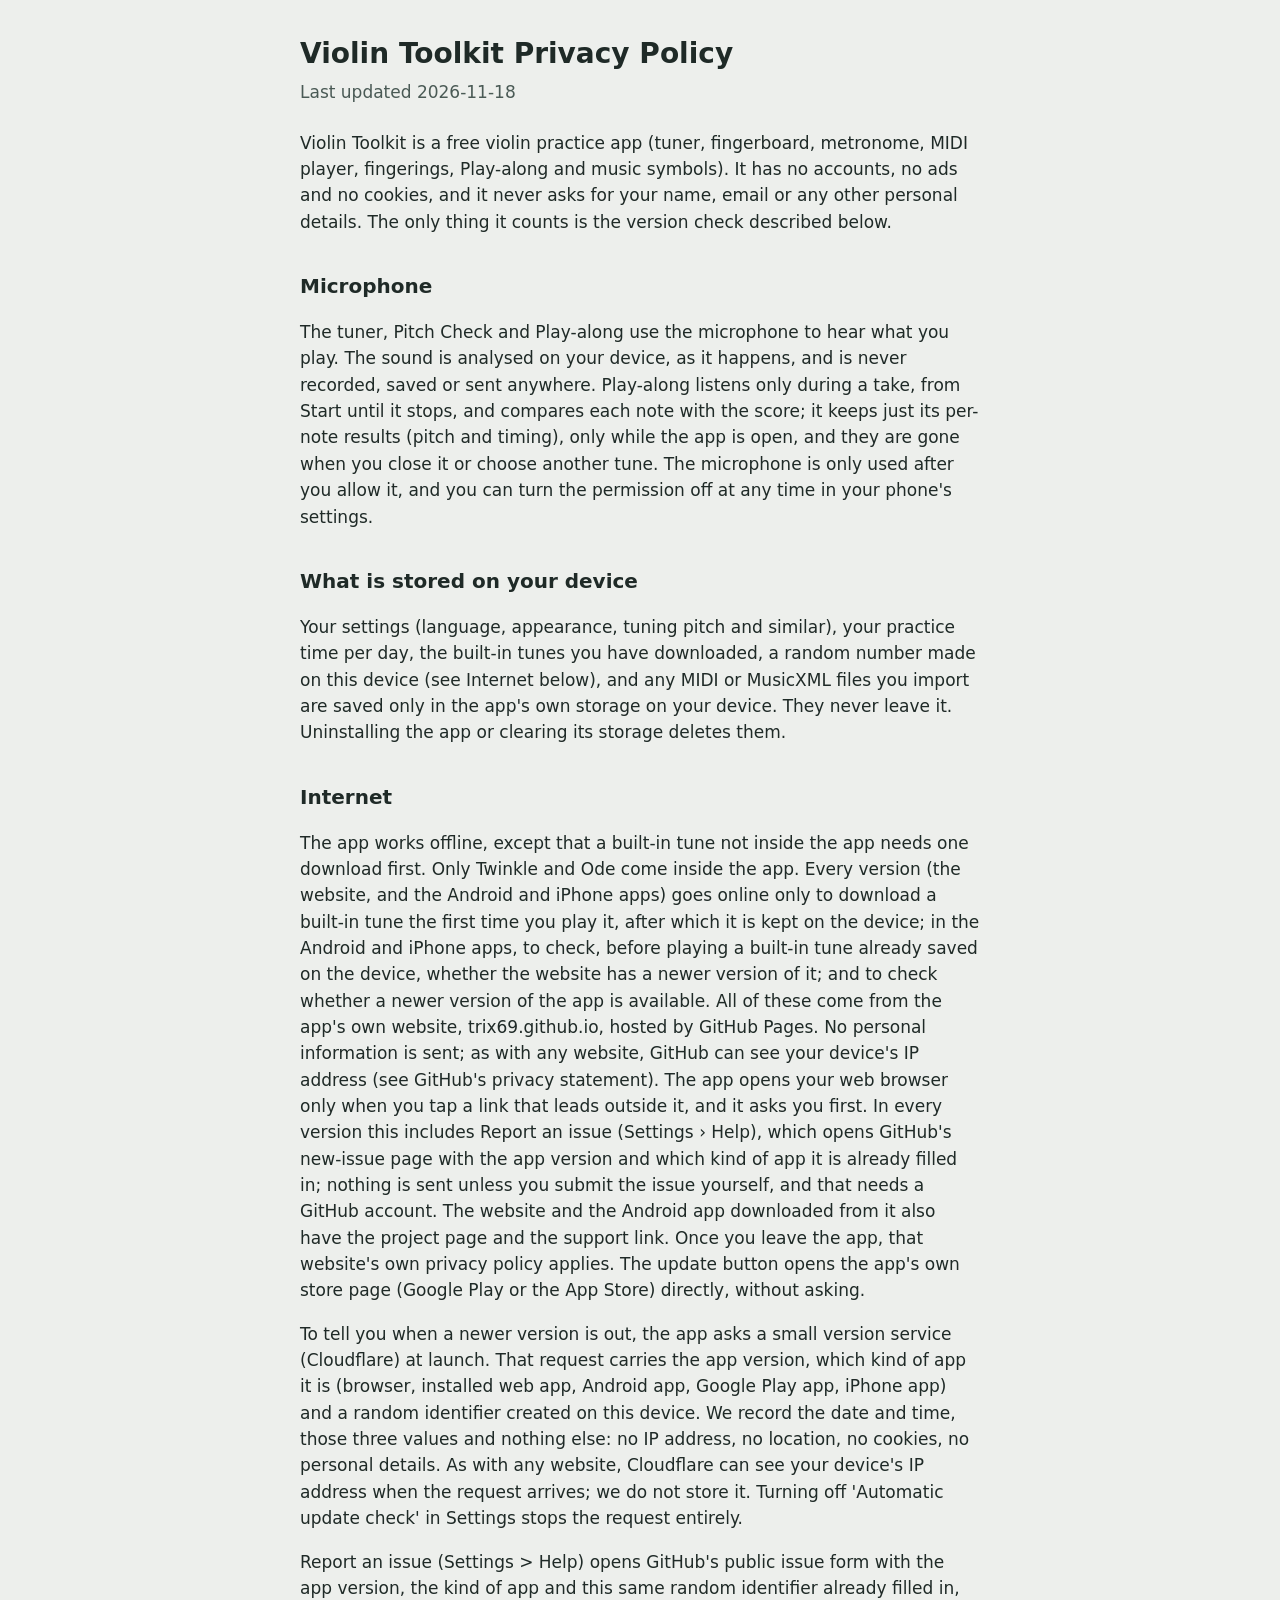
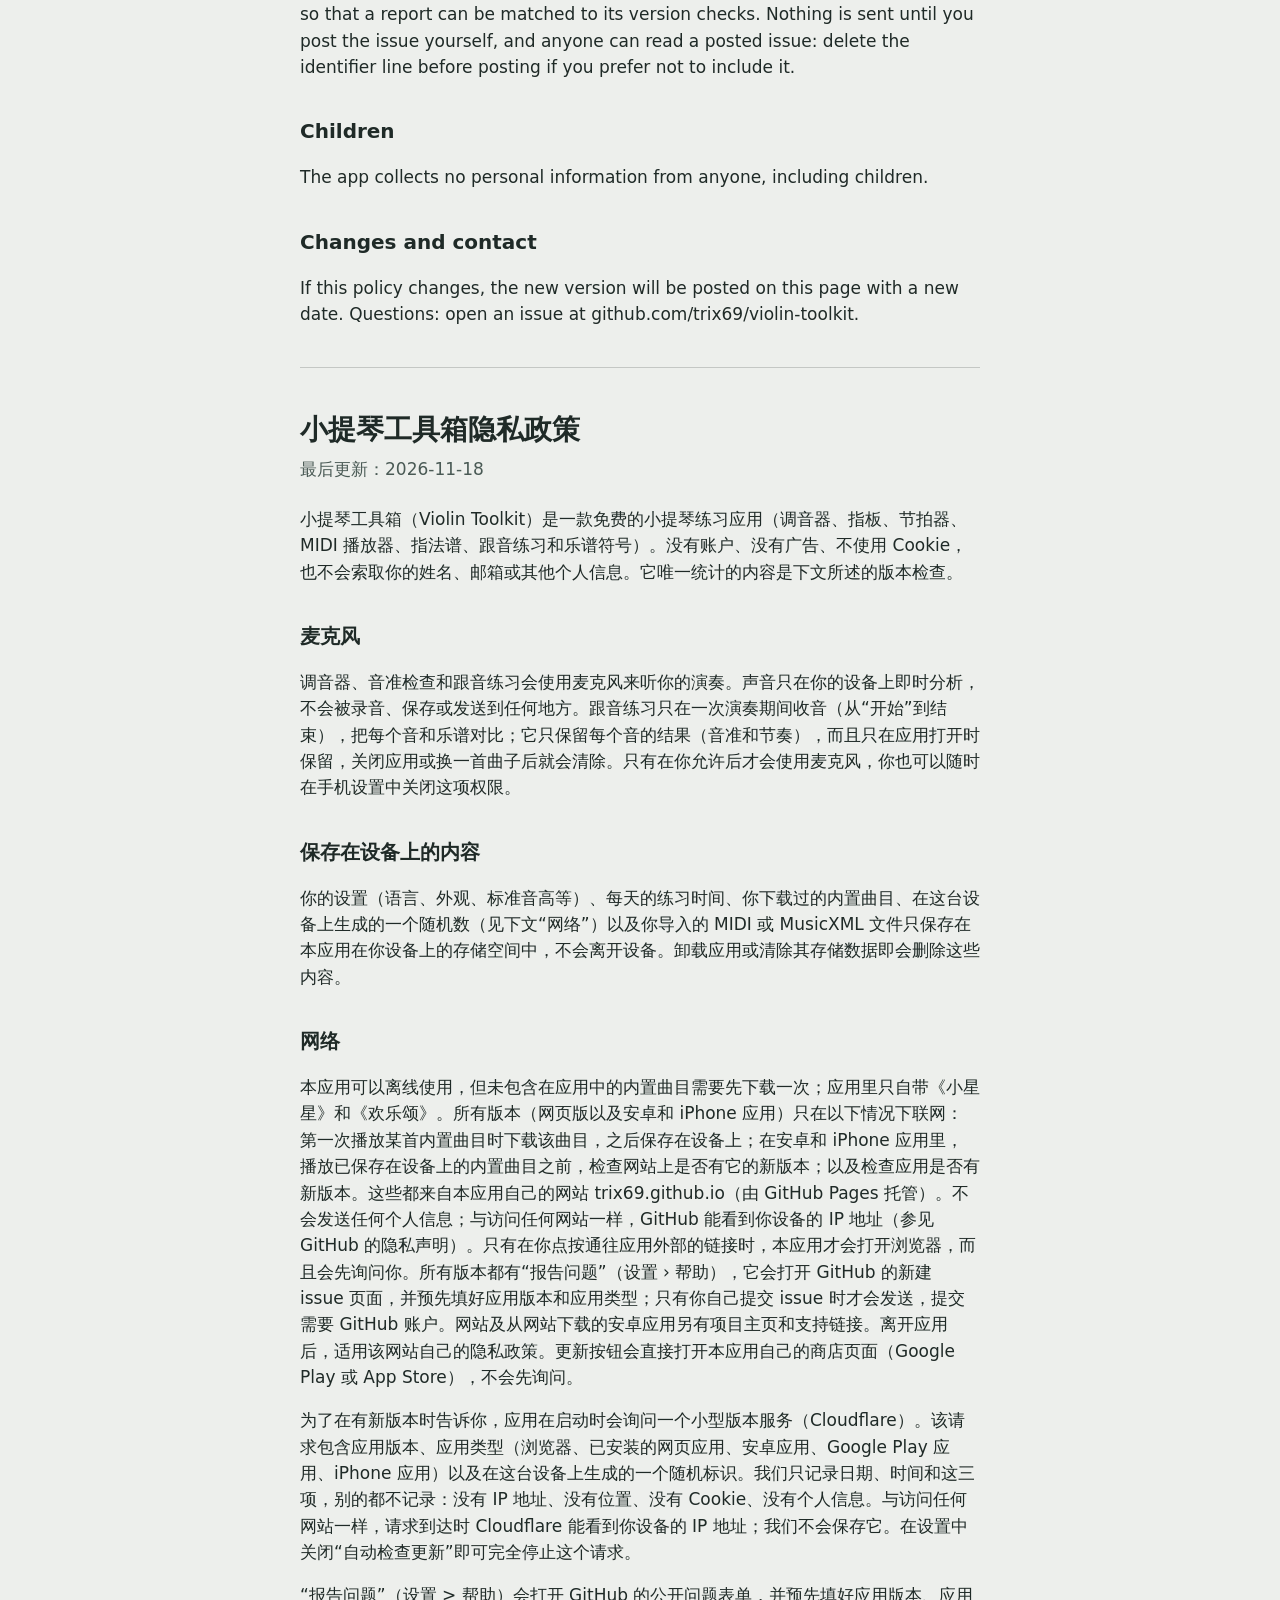
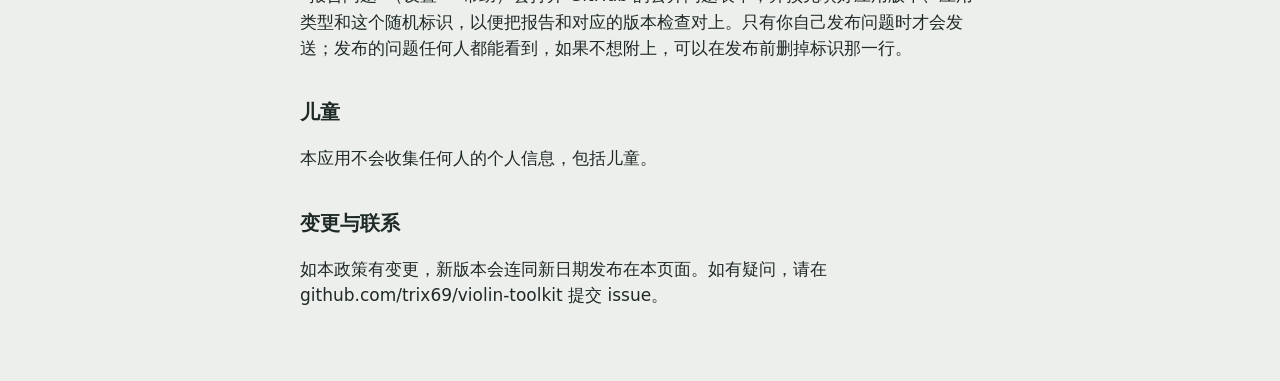
<file: docs/privacy.html>
<!doctype html>
<html lang="en">
<head>
<meta charset="utf-8">
<meta name="viewport" content="width=device-width, initial-scale=1">
<title>Violin Toolkit Privacy Policy</title>
<meta name="pp-version" content="2026-11-18">
<style>
:root { --bg: #EDEFEC; --fg: #1F2A27; --muted: #4A5A55; }
@media (prefers-color-scheme: dark) { :root { --bg: #16201B; --fg: #E6ECE8; --muted: #A9B6B0; } }
body { margin: 0; background: var(--bg); color: var(--fg); font: 17px/1.55 system-ui, -apple-system, "Segoe UI", sans-serif; }
main { max-width: 680px; margin: 0 auto; padding: 32px 16px 56px; }
h1 { font-size: 28px; margin: 0 0 4px; }
h2 { font-size: 20px; margin: 36px 0 8px; }
p.date { color: var(--muted); margin: 0 0 24px; }
hr { border: 0; border-top: 1px solid color-mix(in srgb, var(--fg) 20%, transparent); margin: 40px 0; }
</style>
</head>
<body>
<main>
<h1>Violin Toolkit Privacy Policy</h1>
<p class="date">Last updated 2026-11-18</p>

<p>Violin Toolkit is a free violin practice app (tuner, fingerboard, metronome, MIDI player, fingerings, Play-along and music symbols). It has no accounts, no ads and no cookies, and it never asks for your name, email or any other personal details. The only thing it counts is the version check described below.</p>

<h2>Microphone</h2>
<p>The tuner, Pitch Check and Play-along use the microphone to hear what you play. The sound is analysed on your device, as it happens, and is never recorded, saved or sent anywhere. Play-along listens only during a take, from Start until it stops, and compares each note with the score; it keeps just its per-note results (pitch and timing), only while the app is open, and they are gone when you close it or choose another tune. The microphone is only used after you allow it, and you can turn the permission off at any time in your phone's settings.</p>

<h2>What is stored on your device</h2>
<p>Your settings (language, appearance, tuning pitch and similar), your practice time per day, the built-in tunes you have downloaded, a random number made on this device (see Internet below), and any MIDI or MusicXML files you import are saved only in the app's own storage on your device. They never leave it. Uninstalling the app or clearing its storage deletes them.</p>

<h2>Internet</h2>
<p>The app works offline, except that a built-in tune not inside the app needs one download first. Only Twinkle and Ode come inside the app. Every version (the website, and the Android and iPhone apps) goes online only to download a built-in tune the first time you play it, after which it is kept on the device; in the Android and iPhone apps, to check, before playing a built-in tune already saved on the device, whether the website has a newer version of it; and to check whether a newer version of the app is available. All of these come from the app's own website, trix69.github.io, hosted by GitHub Pages. No personal information is sent; as with any website, GitHub can see your device's IP address (see GitHub's privacy statement). The app opens your web browser only when you tap a link that leads outside it, and it asks you first. In every version this includes Report an issue (Settings › Help), which opens GitHub's new-issue page with the app version and which kind of app it is already filled in; nothing is sent unless you submit the issue yourself, and that needs a GitHub account. The website and the Android app downloaded from it also have the project page and the support link. Once you leave the app, that website's own privacy policy applies. The update button opens the app's own store page (Google Play or the App Store) directly, without asking.</p>
<p>To tell you when a newer version is out, the app asks a small version service (Cloudflare) at launch. That request carries the app version, which kind of app it is (browser, installed web app, Android app, Google Play app, iPhone app) and a random identifier created on this device. We record the date and time, those three values and nothing else: no IP address, no location, no cookies, no personal details. As with any website, Cloudflare can see your device's IP address when the request arrives; we do not store it. Turning off 'Automatic update check' in Settings stops the request entirely.</p>
<p>Report an issue (Settings &gt; Help) opens GitHub's public issue form with the app version, the kind of app and this same random identifier already filled in, so that a report can be matched to its version checks. Nothing is sent until you post the issue yourself, and anyone can read a posted issue: delete the identifier line before posting if you prefer not to include it.</p>

<h2>Children</h2>
<p>The app collects no personal information from anyone, including children.</p>

<h2>Changes and contact</h2>
<p>If this policy changes, the new version will be posted on this page with a new date. Questions: open an issue at github.com/trix69/violin-toolkit.</p>

<hr>

<h1 lang="zh-CN">小提琴工具箱隐私政策</h1>
<div lang="zh-CN">
<p class="date">最后更新：2026-11-18</p>
<p>小提琴工具箱（Violin Toolkit）是一款免费的小提琴练习应用（调音器、指板、节拍器、MIDI 播放器、指法谱、跟音练习和乐谱符号）。没有账户、没有广告、不使用 Cookie，也不会索取你的姓名、邮箱或其他个人信息。它唯一统计的内容是下文所述的版本检查。</p>
<h2>麦克风</h2>
<p>调音器、音准检查和跟音练习会使用麦克风来听你的演奏。声音只在你的设备上即时分析，不会被录音、保存或发送到任何地方。跟音练习只在一次演奏期间收音（从“开始”到结束），把每个音和乐谱对比；它只保留每个音的结果（音准和节奏），而且只在应用打开时保留，关闭应用或换一首曲子后就会清除。只有在你允许后才会使用麦克风，你也可以随时在手机设置中关闭这项权限。</p>
<h2>保存在设备上的内容</h2>
<p>你的设置（语言、外观、标准音高等）、每天的练习时间、你下载过的内置曲目、在这台设备上生成的一个随机数（见下文“网络”）以及你导入的 MIDI 或 MusicXML 文件只保存在本应用在你设备上的存储空间中，不会离开设备。卸载应用或清除其存储数据即会删除这些内容。</p>
<h2>网络</h2>
<p>本应用可以离线使用，但未包含在应用中的内置曲目需要先下载一次；应用里只自带《小星星》和《欢乐颂》。所有版本（网页版以及安卓和 iPhone 应用）只在以下情况下联网：第一次播放某首内置曲目时下载该曲目，之后保存在设备上；在安卓和 iPhone 应用里，播放已保存在设备上的内置曲目之前，检查网站上是否有它的新版本；以及检查应用是否有新版本。这些都来自本应用自己的网站 trix69.github.io（由 GitHub Pages 托管）。不会发送任何个人信息；与访问任何网站一样，GitHub 能看到你设备的 IP 地址（参见 GitHub 的隐私声明）。只有在你点按通往应用外部的链接时，本应用才会打开浏览器，而且会先询问你。所有版本都有“报告问题”（设置 › 帮助），它会打开 GitHub 的新建 issue 页面，并预先填好应用版本和应用类型；只有你自己提交 issue 时才会发送，提交需要 GitHub 账户。网站及从网站下载的安卓应用另有项目主页和支持链接。离开应用后，适用该网站自己的隐私政策。更新按钮会直接打开本应用自己的商店页面（Google Play 或 App Store），不会先询问。</p>
<p>为了在有新版本时告诉你，应用在启动时会询问一个小型版本服务（Cloudflare）。该请求包含应用版本、应用类型（浏览器、已安装的网页应用、安卓应用、Google Play 应用、iPhone 应用）以及在这台设备上生成的一个随机标识。我们只记录日期、时间和这三项，别的都不记录：没有 IP 地址、没有位置、没有 Cookie、没有个人信息。与访问任何网站一样，请求到达时 Cloudflare 能看到你设备的 IP 地址；我们不会保存它。在设置中关闭“自动检查更新”即可完全停止这个请求。</p>
<p>“报告问题”（设置 &gt; 帮助）会打开 GitHub 的公开问题表单，并预先填好应用版本、应用类型和这个随机标识，以便把报告和对应的版本检查对上。只有你自己发布问题时才会发送；发布的问题任何人都能看到，如果不想附上，可以在发布前删掉标识那一行。</p>
<h2>儿童</h2>
<p>本应用不会收集任何人的个人信息，包括儿童。</p>
<h2>变更与联系</h2>
<p>如本政策有变更，新版本会连同新日期发布在本页面。如有疑问，请在 github.com/trix69/violin-toolkit 提交 issue。</p>
</div>
</main>
</body>
</html>
</file>
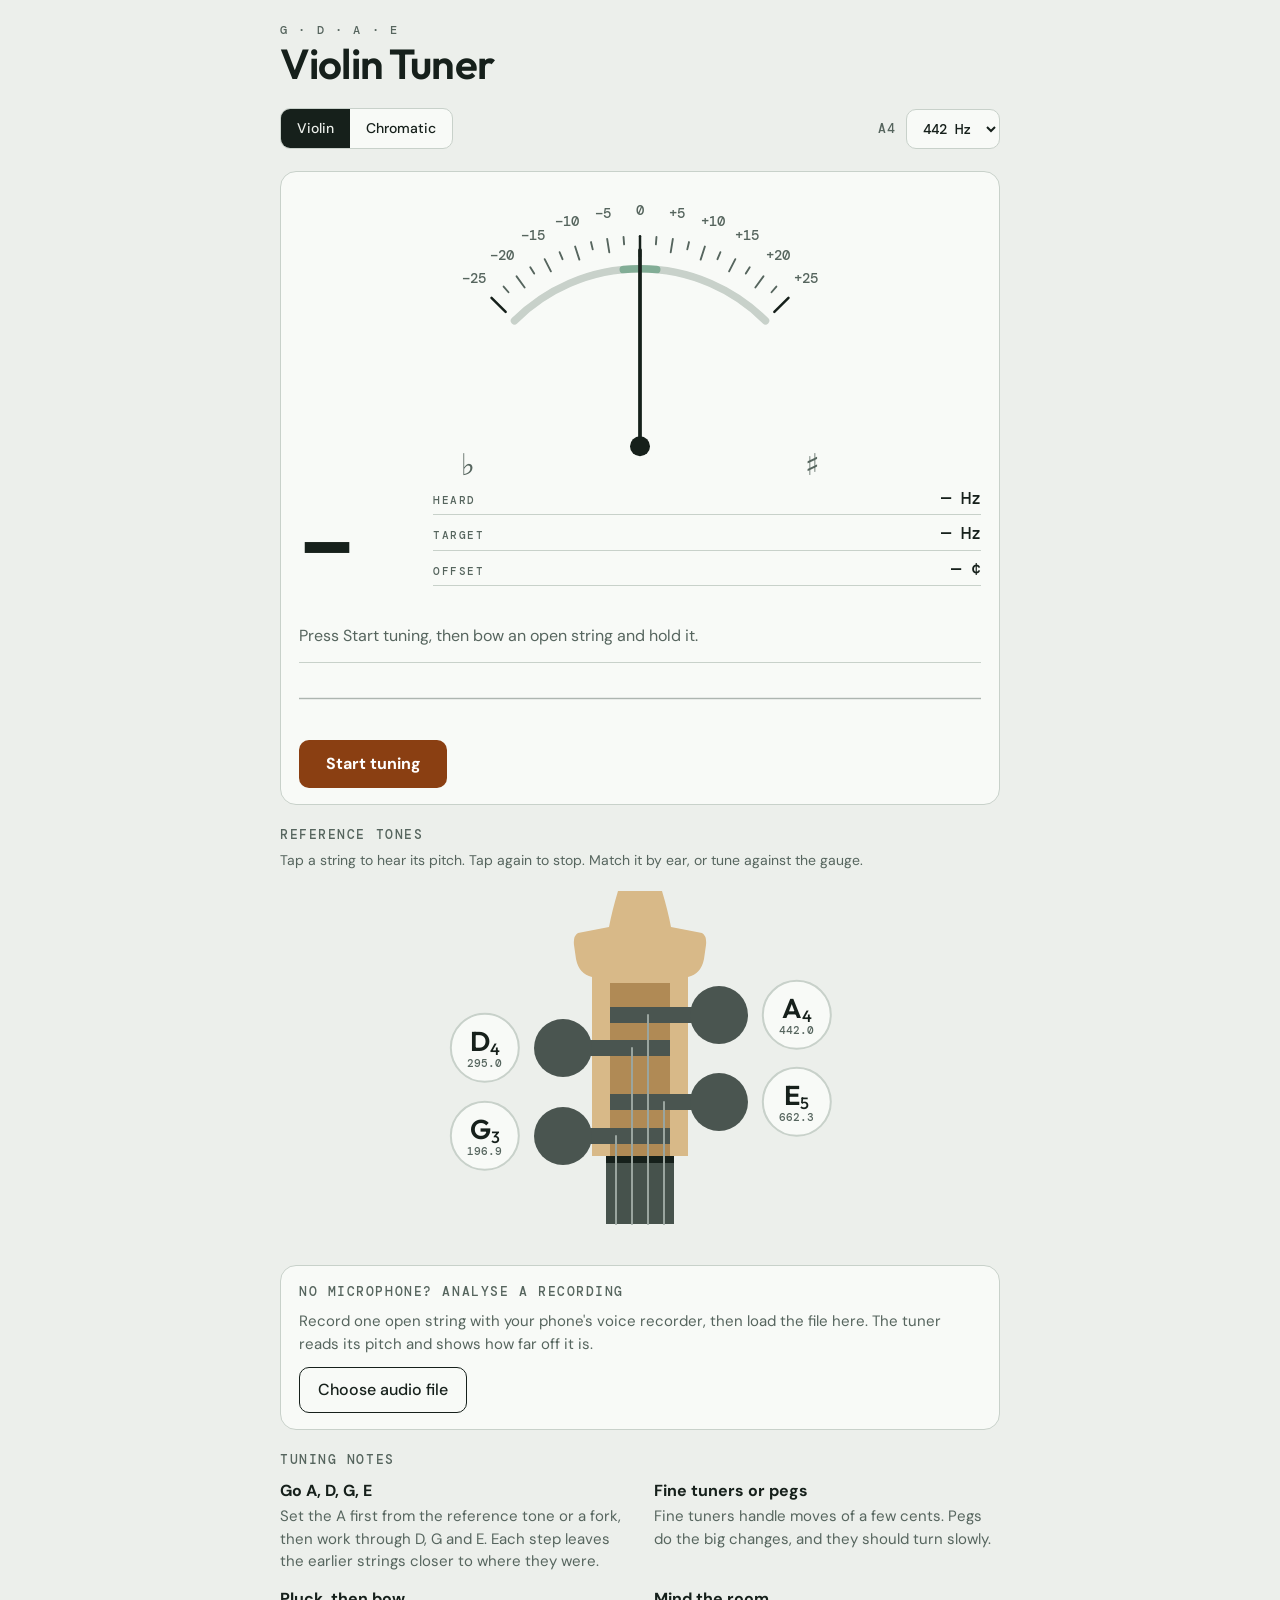
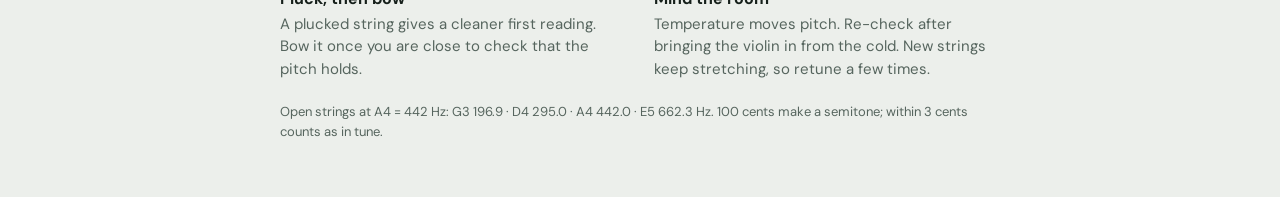
<file: src/tuner.html>
<!doctype html>
<html lang="en">
<head>
<meta charset="utf-8">
<meta name="viewport" content="width=device-width, initial-scale=1, viewport-fit=cover">
<title>Violin Tuner</title>
<link rel="stylesheet" href="https://fonts.googleapis.com/css2?family=DM+Mono:wght@400;500&family=DM+Sans:wght@400;500;700&family=Outfit:wght@500;600;700&display=swap">
<style>
/* Layout: one narrow column. A gauge-first instrument panel, then the four open-string tone buttons (G D A E), a recording-upload fallback, and short tuning notes. */
:root {
  --bg: #ECEFEB;
  --surface: #F8FAF7;
  --fg: #16201B;
  --muted: #56655E;
  --line: #C8D1CA;
  --accent: #8A3F12;
  --on-accent: #FFFFFF;
  --good: #1B7547;
  --warn: #9A6A00;
  --bad: #AE3428;
  --wave: #3E4F46;
  --s-g: #1D6FA5;
  --s-d: #2E7D3C;
  --s-a: #B0561C;
  --s-e: #B8372E;
  --on-sc: #FFFFFF;
  --wood: #D8B988;
  --box: #B08A55;
  --peg: #4A5550;
  --board: #46524C;
  --string: #9AA59F;
  --display: "Instrument Serif", "Iowan Old Style", Georgia, serif;
  --sans-display: "Outfit", "DM Sans", system-ui, -apple-system, "Segoe UI", sans-serif;
  --body: "DM Sans", system-ui, -apple-system, "Segoe UI", sans-serif;
  --mono: "DM Mono", ui-monospace, "SF Mono", Menlo, Consolas, monospace;
}
@media (prefers-color-scheme: dark) {
  :root:not([data-theme="light"]) {
    --bg: #0E1512;
    --surface: #16201B;
    --fg: #E5ECE7;
    --muted: #94A49B;
    --line: #2A3830;
    --accent: #E3A44F;
    --on-accent: #1A1208;
    --good: #5BD08E;
    --warn: #E3B341;
    --bad: #F0776B;
    --wave: #9DB3A7;
    --s-g: #66B1E6;
    --s-d: #6CCB80;
    --s-a: #EF9C60;
    --s-e: #F26A5E;
  --on-sc: #10161A;
  --wood: #8E7048;
  --box: #5F4A2E;
  --peg: #5E6D65;
  --board: #2C3833;
  --string: #7D8B84;
    color-scheme: dark;
  }
}
:root[data-theme="dark"] {
  --bg: #0E1512;
  --surface: #16201B;
  --fg: #E5ECE7;
  --muted: #94A49B;
  --line: #2A3830;
  --accent: #E3A44F;
  --on-accent: #1A1208;
  --good: #5BD08E;
  --warn: #E3B341;
  --bad: #F0776B;
  --wave: #9DB3A7;
  --s-g: #66B1E6;
  --s-d: #6CCB80;
  --s-a: #EF9C60;
  --s-e: #F26A5E;
  --on-sc: #10161A;
  --wood: #8E7048;
  --box: #5F4A2E;
  --peg: #5E6D65;
  --board: #2C3833;
  --string: #7D8B84;
  color-scheme: dark;
}

* { box-sizing: border-box; }
html { color-scheme: light; }
[hidden] { display: none !important; }
body {
  margin: 0;
  background: var(--bg);
  color: var(--fg);
  font: 400 16px/1.5 var(--body);
  padding-block: 24px 56px;
  padding-left: max(16px, env(safe-area-inset-left, 0px));
  padding-right: max(16px, env(safe-area-inset-right, 0px));
}
.wrap { max-width: 720px; margin-inline: auto; display: grid; gap: 22px; }
.wrap > * { min-width: 0; }

header h1 { font: 600 clamp(32px, 6.5vw, 42px)/1.05 var(--sans-display); margin: 0; letter-spacing: -0.02em; }
.eyebrow { margin: 0 0 6px; font: 500 12px/1 var(--mono); letter-spacing: 0.18em; text-transform: uppercase; color: var(--muted); }
h2 { font: 500 13px/1.3 var(--mono); letter-spacing: 0.12em; text-transform: uppercase; color: var(--muted); margin: 0 0 10px; }
.sub { margin: -4px 0 12px; color: var(--muted); font-size: 14px; }

button, select { font: inherit; color: inherit; }
button:focus-visible, select:focus-visible, .filebtn:focus-within { outline: 2px solid var(--accent); outline-offset: 2px; }

.controls { display: flex; flex-wrap: wrap; gap: 12px; align-items: center; justify-content: space-between; }
.seg { display: inline-flex; border: 1px solid var(--line); border-radius: 10px; overflow: hidden; background: var(--surface); }
.seg button { border: 0; background: transparent; padding: 9px 16px; cursor: pointer; font-weight: 500; font-size: 14px; }
.seg button[aria-pressed="true"] { background: var(--fg); color: var(--bg); }
.a4 { display: inline-flex; align-items: center; gap: 10px; font: 500 13px/1 var(--mono); letter-spacing: 0.08em; color: var(--muted); }
.a4 select { background: var(--surface); border: 1px solid var(--line); border-radius: 10px; padding: 9px 12px; font: 500 14px var(--mono); color: var(--fg); }

.panel { background: var(--surface); border: 1px solid var(--line); border-radius: 16px; padding: 18px 18px 16px; }

#gauge { display: block; width: 100%; max-width: 400px; height: auto; margin: 0 auto; }
#gauge .tick { stroke: var(--muted); stroke-width: 1.5; stroke-linecap: round; }
#gauge .tick.major { stroke: var(--fg); stroke-width: 2; }
#gauge .lbl { fill: var(--muted); font: 500 11px var(--mono); text-anchor: middle; dominant-baseline: middle; }
#gauge .lbl.big { font: 500 24px var(--sans-display); fill: var(--muted); }
#gauge .track { fill: none; stroke: var(--line); stroke-width: 6; stroke-linecap: round; }
#gauge .zone { fill: none; stroke: var(--good); stroke-width: 6; stroke-linecap: round; opacity: 0.4; transition: opacity 0.2s; }
#gauge .needle { stroke: var(--fg); stroke-width: 3; stroke-linecap: round; transition: stroke 0.2s; }
#gauge .hub { fill: var(--fg); transition: fill 0.2s; }
#gauge #needle { transition: opacity 0.3s; }
#gauge.in-tune .zone { opacity: 1; }
#gauge.in-tune .needle { stroke: var(--good); }
#gauge.in-tune .hub { fill: var(--good); }
#gauge.idle #needle { opacity: 1; }

.readout { display: grid; grid-template-columns: auto minmax(0, 1fr); gap: 8px 24px; align-items: center; margin-top: 4px; }
.note { font: 600 clamp(72px, 19vw, 100px)/0.95 var(--sans-display); letter-spacing: -0.03em; white-space: nowrap; min-width: 1.1em; }
.note sup { font-weight: 500; font-size: 0.28em; vertical-align: top; position: relative; top: 0.5em; margin-left: 0.08em; letter-spacing: 0; color: var(--muted); }
.which { grid-column: 1 / -1; margin: 0; font: 500 13px/1.2 var(--mono); letter-spacing: 0.1em; color: var(--muted); min-height: 1.2em; order: 3; }   /* not uppercased: it starts with a note name (Sol string, not SOL STRING) */
.stats { margin: 0; display: grid; gap: 8px; }
.stats div { display: flex; justify-content: space-between; align-items: baseline; gap: 12px; border-bottom: 1px solid var(--line); padding-bottom: 6px; }
.stats dt { font: 500 11px/1 var(--mono); letter-spacing: 0.14em; text-transform: uppercase; color: var(--muted); }
.stats dd { margin: 0; font: 500 17px/1.2 var(--mono); font-variant-numeric: tabular-nums; }

.hint { margin: 14px 0 0; min-height: 1.5em; font-weight: 500; }
.hint.ok { color: var(--good); }
.hint.off { color: var(--fg); }
.hint.idle { color: var(--muted); font-weight: 400; }

#wave { display: block; width: 100%; height: 64px; margin-top: 14px; border-top: 1px solid var(--line); padding-top: 8px; }

.actions { display: flex; flex-wrap: wrap; align-items: center; gap: 12px 16px; margin-top: 14px; }
.primary { border: 0; border-radius: 10px; background: var(--accent); color: var(--on-accent); font-weight: 700; padding: 12px 22px; cursor: pointer; min-width: 148px; }
.primary[aria-pressed="true"] { background: var(--fg); color: var(--bg); }
#status { margin: 0; font-size: 14px; color: var(--muted); flex: 1 1 220px; min-width: 0; }
#status.err { color: var(--bad); }
/* a reminder that the tuner also works sideways (Trix): phones held upright only */
.turn-btn { display: none; margin-left: auto; width: 40px; height: 40px; border-radius: 10px; border: 1px solid var(--line); background: var(--panel, transparent); color: var(--muted); padding: 0; align-items: center; justify-content: center; cursor: pointer; flex: 0 0 auto; }   /* the MIDI player's Full screen button and icon (Trix) */
.turn-btn svg { width: 20px; height: 20px; fill: none; stroke: currentColor; stroke-width: 2; stroke-linecap: round; stroke-linejoin: round; }
.turn-btn[aria-expanded="true"] { background: var(--accent); border-color: var(--accent); color: var(--on-accent, #fff); }
.turn-btn:focus-visible { outline: 3px solid var(--accent); outline-offset: 2px; }
.turn-msg { flex: 1 1 100%; margin: 0; font-size: 14px; color: var(--muted); }
@media (orientation: portrait) and (max-width: 600px) {
  .turn-btn { display: inline-flex; }
  .turn-btn svg { animation: turnNudge 1.6s ease-in-out 1s 2; }
}
@media (orientation: landscape) { .turn-msg { display: none; } }
@keyframes turnNudge { 0%, 100% { transform: rotate(0); } 40%, 60% { transform: rotate(-90deg); } }
@media (prefers-reduced-motion: reduce) { .turn-btn svg { animation: none; } }

.head { position: relative; width: 100%; max-width: 440px; margin: 0 auto; aspect-ratio: 440 / 360; container-type: inline-size; }
.head svg { position: absolute; inset: 0; width: 100%; height: 100%; }
.head .wood { fill: var(--wood); }
.head .box { fill: var(--box); }
.head .board { fill: var(--board); }
.head .nut { fill: var(--fg); }
.head .shaft { fill: var(--peg); }
.head .strg { fill: none; stroke: var(--string); stroke-width: 2; stroke-linecap: round; stroke-linejoin: round; transition: stroke 0.2s; }
.head .peg { fill: var(--peg); transition: fill 0.2s; }
.head .strg.on { stroke: var(--sc); stroke-width: 3.5; }
.head .peg.on { fill: var(--sc); }
[data-s="G"] { --sc: var(--s-g); }
[data-s="D"] { --sc: var(--s-d); }
[data-s="A"] { --sc: var(--s-a); }
[data-s="E"] { --sc: var(--s-e); }
.str { position: absolute; width: 16%; aspect-ratio: 1; transform: translate(-50%, -50%); border-radius: 50%; border: 2px solid var(--line); background: var(--surface); color: var(--fg); cursor: pointer; padding: 0; display: grid; place-content: center; justify-items: center; gap: 3px; line-height: 1; transition: background 0.15s, border-color 0.15s, color 0.15s, box-shadow 0.15s; }
.str .sn { font: 600 max(18px, 6.2cqw)/1 var(--sans-display); }
.str .sn sub { font-size: 0.6em; font-weight: 500; vertical-align: baseline; position: relative; top: 0.25em; }
.str .sf { font: 500 max(8px, 2.5cqw)/1 var(--mono); font-variant-numeric: tabular-nums; color: var(--muted); }
.str:hover { border-color: var(--sc); }
.str.hit, .str[aria-pressed="true"] { background: var(--sc); border-color: var(--sc); color: var(--on-sc); }
.str.hit .sf, .str[aria-pressed="true"] .sf { color: inherit; opacity: 0.85; }
.str.hit.ok { box-shadow: 0 0 0 3px var(--bg), 0 0 0 6px var(--good); }
.str[aria-pressed="true"]::before { content: ""; position: absolute; inset: -6px; border-radius: 50%; border: 2px solid var(--sc); animation: ring 1.4s ease-out infinite; pointer-events: none; }
@keyframes ring { from { transform: scale(0.92); opacity: 0.9; } to { transform: scale(1.14); opacity: 0; } }

.upload p { margin: 0 0 12px; color: var(--muted); font-size: 15px; }
.filebtn { display: inline-block; border: 1px solid var(--fg); border-radius: 10px; padding: 10px 18px; font-weight: 500; cursor: pointer; }
.vh { position: absolute; width: 1px; height: 1px; overflow: hidden; clip: rect(0 0 0 0); white-space: nowrap; }

.tips { margin: 0; display: grid; gap: 14px 28px; grid-template-columns: repeat(2, minmax(0, 1fr)); }
.tips dt { font-weight: 700; margin-bottom: 2px; }
.tips dd { margin: 0; color: var(--muted); font-size: 15px; }
.foot { margin: 0; font-size: 13px; color: var(--muted); }

@media (max-width: 560px) {
  .tips { grid-template-columns: minmax(0, 1fr); }
}
@media (prefers-reduced-motion: reduce) {
  .str[aria-pressed="true"]::before { animation: none; }
  #gauge * { transition: none !important; }
}
</style>
</head>
<body>
<main class="wrap">
  <header>
    <p class="eyebrow">G · D · A · E</p>
    <h1>Violin Tuner</h1>
  </header>

  <section class="controls" aria-label="Tuner settings">
    <div class="seg" role="group" aria-label="Mode">
      <button id="m-violin" type="button" aria-pressed="true">Violin</button>
      <button id="m-chrom" type="button" aria-pressed="false">Chromatic</button>
    </div>
    <label class="a4">A4 <select id="a4"></select></label>
  </section>

  <section class="panel" aria-label="Tuner">
    <svg id="gauge" class="idle" viewBox="40 0 320 235" role="img" aria-label="Pitch gauge from minus 50 to plus 50 cents"></svg>
    <div class="readout">
      <div class="note" aria-hidden="true"><span id="nn">–</span><sup id="no"></sup></div>
      <dl class="stats">
        <div><dt>Heard</dt><dd id="hz">— Hz</dd></div>
        <div><dt>Target</dt><dd id="tg">— Hz</dd></div>
        <div><dt>Offset</dt><dd id="ct">— ¢</dd></div>
      </dl>
      <p class="which" id="which"></p>
    </div>
    <p class="hint idle" id="hint">Press Start tuning, then bow an open string and hold it.</p>
    <p class="vh" id="hintSr" role="status" aria-live="polite"></p>
    <canvas id="wave" aria-hidden="true"></canvas>
    <div class="actions">
      <button id="go" class="primary" type="button" aria-pressed="false">Start tuning</button>
      <button id="turnBtn" class="turn-btn" type="button" aria-label="Turn sideways" title="Turn sideways" aria-controls="turnMsg" aria-expanded="false"><svg viewBox="0 0 24 24" aria-hidden="true"><rect x="4" y="3.5" width="9" height="17" rx="2"/><path d="M15.5 7.5a6.5 6.5 0 0 1 0 9"/><path d="M15.5 16.5h2.6M15.5 16.5v-2.6"/></svg></button>
      <p id="status" role="status"></p>
      <p id="turnMsg" class="turn-msg" hidden>Turn your phone sideways: the gauge and the strings fit on one screen. If it stays upright, switch off rotation lock.</p>
    </div>
  </section>

  <section aria-label="Reference tones">
    <h2>Reference tones</h2>
    <p class="sub">Tap a string to hear its pitch. Tap again to stop. Match it by ear, or tune against the gauge.</p>
    <div class="head" id="strings">
      <svg viewBox="0 0 440 360" aria-hidden="true" focusable="false">
        <path class="wood" d="M198 8 L242 8 Q248 28 251 44 L282 50 Q287 53 286 62 L284 76 Q281 91 268 94 L268 273 L172 273 L172 94 Q159 91 156 76 L154 62 Q153 53 158 50 L189 44 Q192 28 198 8 Z"/>
        <rect class="box" x="190" y="100" width="60" height="173"/>
        <rect class="board" x="186" y="273" width="68" height="68"/>
        <rect class="nut" x="186" y="273" width="68" height="7"/>
        <rect class="shaft" x="143" y="245" width="107" height="16"/>
        <rect class="shaft" x="143" y="157" width="107" height="16"/>
        <rect class="shaft" x="190" y="124" width="109" height="16"/>
        <rect class="shaft" x="190" y="211" width="109" height="16"/>
        <path class="strg" data-s="G" d="M196 341 V253"/>
        <path class="strg" data-s="D" d="M212 341 V165"/>
        <path class="strg" data-s="A" d="M228 341 V132"/>
        <path class="strg" data-s="E" d="M244 341 V219"/>
        <circle class="peg" data-s="G" cx="143" cy="253" r="29"/>
        <circle class="peg" data-s="D" cx="143" cy="165" r="29"/>
        <circle class="peg" data-s="A" cx="299" cy="132" r="29"/>
        <circle class="peg" data-s="E" cx="299" cy="219" r="29"/>
      </svg>
    </div>
  </section>

  <section class="panel upload" aria-label="Analyse a recording">
    <h2>No microphone? Analyse a recording</h2>
    <p>Record one open string with your phone's voice recorder, then load the file here. The tuner reads its pitch and shows how far off it is.</p>
    <label class="filebtn">Choose audio file<input id="file" class="vh" type="file" accept="audio/*"></label>
  </section>

  <section aria-label="Tuning notes">
    <h2>Tuning notes</h2>
    <dl class="tips">
      <div><dt>Go A, D, G, E</dt><dd>Set the A first from the reference tone or a fork, then work through D, G and E. Each step leaves the earlier strings closer to where they were.</dd></div>
      <div><dt>Fine tuners or pegs</dt><dd>Fine tuners handle moves of a few cents. Pegs do the big changes, and they should turn slowly.</dd></div>
      <div><dt>Pluck, then bow</dt><dd>A plucked string gives a cleaner first reading. Bow it once you are close to check that the pitch holds.</dd></div>
      <div><dt>Mind the room</dt><dd>Temperature moves pitch. Re-check after bringing the violin in from the cold. New strings keep stretching, so retune a few times.</dd></div>
    </dl>
  </section>

  <p class="foot" id="foot"></p>
</main>

<script id="dsp">
function median(a) {
  var s = Array.prototype.slice.call(a).sort(function (x, y) { return x - y; });
  var m = s.length >> 1;
  return s.length % 2 ? s[m] : (s[m - 1] + s[m]) / 2;
}
// YIN pitch detector, shared by the tuner and the fingerboard's Pitch Check. Returns Hz, or 0 when
// there is no clear pitch. Default range 80-1500 Hz, so a G string tuned far down (even an octave
// low) still reads as itself; lo / hi override it.
// After a call, yin.octave says whether the octave check changed the answer, and yin.first holds the
// answer it replaced (both interpolated the same way), so Violin mode can choose between the two.
var PITCH_LO = 80, PITCH_HI = 1500;
function yin(buf, sr, lo, hi) {
  var n = buf.length, half = n >> 1;
  yin.first = 0; yin.octave = false;
  var tauMax = Math.min(half - 1, Math.floor(sr / (lo || PITCH_LO)));
  var tauMin = Math.max(2, Math.floor(sr / (hi || PITCH_HI)));
  var d = new Float32Array(tauMax + 1);
  var tau, i, s, x;
  for (tau = 1; tau <= tauMax; tau++) {
    s = 0;
    for (i = 0; i < half; i++) { x = buf[i] - buf[i + tau]; s += x * x; }
    d[tau] = s;
  }
  var run = 0;
  d[0] = 1;
  for (tau = 1; tau <= tauMax; tau++) { run += d[tau]; d[tau] = run === 0 ? 1 : d[tau] * tau / run; }
  var best = -1, t;
  for (t = tauMin; t <= tauMax; t++) {
    if (d[t] < 0.12) {
      while (t + 1 <= tauMax && d[t + 1] < d[t]) t++;
      best = t;
      break;
    }
  }
  if (best < 0) return 0;
  // parabolic interpolation around a dip, for sub-sample accuracy
  function hz(t) {
    if (t > 1 && t < tauMax) {
      var den = d[t - 1] - 2 * d[t] + d[t + 1];
      if (den !== 0) return sr / (t + (d[t - 1] - d[t + 1]) / (2 * den));
    }
    return sr / t;
  }
  // Octave check: on a plucked G string the 2nd, 3rd or 4th harmonic can be louder than the note
  // itself, so the first dip sits at a fraction of the real period. A clean note dips to almost 0
  // there; a harmonic only dips part way, and the true period (2-4x further out) dips much deeper.
  var first = best;
  if (d[best] > 0.02) {
    var k, j, m;
    for (k = 2; k <= 4 && first * k + 2 <= tauMax; k++) {
      for (m = j = first * k - 2; j <= first * k + 2; j++) if (d[j] < d[m]) m = j;
      if (d[m] < d[best] * 0.5) best = m;
    }
  }
  yin.first = hz(first);
  yin.octave = best !== first;
  return yin.octave ? hz(best) : yin.first;
}
// Sympathetic-string guard. A plucked G fades fast while the open D (or A) string, set ringing by it,
// keeps sounding quietly; without this the tuner would jump to D once the G has faded.
// feed(rms, hz, ms) once per analysed frame (any frame rate; ms = performance.now()). It returns the
// Hz to use, or 0 to ignore this frame, as if nothing was heard: the display holds briefly, then the
// caller's usual silence timeout takes it to idle. A different pitch is ignored only while the sound
// is fading: no new attack, and the level either well below the note's peak or still falling.
function noteGate() {
  var env = [], note = 0, peak = 0, lastT = 0;
  return {
    feed: function (rms, fr, now) {
      env.push({ t: now, rms: rms });
      while (env.length > 1 && now - env[0].t > 130) env.shift();
      if (rms > 0.01 && rms > env[0].rms * 1.8) { note = 0; peak = rms; }   // new attack: level jumped within ~130 ms
      peak = Math.max(peak * Math.pow(0.5, (now - (lastT || now)) / 2000), rms);   // halves every 2 s, so later quiet notes get in
      lastT = now;
      if (!fr) return 0;
      if (note) {
        // two strings sounding together repeat at a lower common period (E + A at A3, G + D at G2):
        // while the note is still dying away, a reading 2-4x below it is that mixture, not a new note
        // (a real lower note played softly holds its level, so it gets through)
        var r = note / fr, k = Math.round(r);
        if (k >= 2 && k <= 4 && Math.abs(1200 * Math.log2(r / k)) < 30 && rms < env[0].rms * 0.9) return 0;
        if (Math.abs(1200 * Math.log2(fr / note)) > 100 && rms < peak * 0.4) return 0;
      }
      note = fr;
      return fr;
    },
    reset: function () { env.length = 0; note = 0; peak = 0; lastT = 0; }
  };
}
</script>

<script>
(function () {
  var NAMES = ['C', 'C♯', 'D', 'D♯', 'E', 'F', 'F♯', 'G', 'G♯', 'A', 'A♯', 'B'];
  var STR = [
    { n: 'G', no: '4th', midi: 55 },
    { n: 'D', no: '3rd', midi: 62 },
    { n: 'A', no: '2nd', midi: 69 },
    { n: 'E', no: '1st', midi: 76 }
  ];
  var A4S = [440, 442];
  var a4 = 442, mode = 'violin';
  try {
    var sa = +localStorage.getItem('vt-a4-v2');
    if (A4S.indexOf(sa) >= 0) a4 = sa;
    var sm = localStorage.getItem('vt-mode');
    if (sm === 'violin' || sm === 'chromatic') mode = sm;
  } catch (e) {}

  function $(id) { return document.getElementById(id); }
  function hz(m) { return a4 * Math.pow(2, (m - 69) / 12); }
  function fmtHz(v) { return v.toFixed(1) + ' Hz'; }

  /* ---------- gauge ---------- */
  var CX = 200, CY = 205;
  function pt(r, deg) { var a = deg * Math.PI / 180; return [CX + r * Math.sin(a), CY - r * Math.cos(a)]; }
  function arc(r, d1, d2) {
    var p1 = pt(r, d1), p2 = pt(r, d2);
    return 'M' + p1[0].toFixed(2) + ' ' + p1[1].toFixed(2) + ' A' + r + ' ' + r + ' 0 0 1 ' + p2[0].toFixed(2) + ' ' + p2[1].toFixed(2);
  }
  var gauge = $('gauge');
  (function build() {
    var h = '<path class="track" d="' + arc(142, -45, 45) + '"/><path class="zone" d="' + arc(142, -5.4, 5.4) + '"/>';
    for (var c = -25; c <= 25; c += 2.5) {
      var deg = c / 25 * 45;
      var major = (c === 0 || Math.abs(c) === 25);
      var lab = Math.abs(c % 5) === 0;
      var len = major ? 16 : (lab ? 11 : 6);
      var o = pt(168, deg), i = pt(168 - len, deg);
      h += '<line class="tick' + (major ? ' major' : '') + '" x1="' + o[0].toFixed(2) + '" y1="' + o[1].toFixed(2) + '" x2="' + i[0].toFixed(2) + '" y2="' + i[1].toFixed(2) + '"/>';
      if (lab) {
        var l = pt(188, deg);
        var txt = c === 0 ? '0' : (c > 0 ? '+' + c : '−' + Math.abs(c));
        h += '<text class="lbl" x="' + l[0].toFixed(2) + '" y="' + l[1].toFixed(2) + '">' + txt + '</text>';
      }
    }
    h += '<text class="lbl big" x="62" y="222">♭</text><text class="lbl big" x="338" y="222">♯</text>';
    h += '<g id="needle" transform="rotate(0 200 205)"><line class="needle" x1="200" y1="205" x2="200" y2="48"/><circle class="hub" cx="200" cy="205" r="8"/></g>';
    gauge.innerHTML = h;
  })();
  var needle = $('needle');
  var needleA = 0, needleT = 0;

  /* ---------- readouts ---------- */
  var nn = $('nn'), no = $('no'), hzEl = $('hz'), tgEl = $('tg'), ctEl = $('ct'), which = $('which'), hint = $('hint'), hintSr = $('hintSr'), statusEl = $('status');
  var last = 0;

  function analyse(fr) {
    if (mode === 'violin') {
      var best = null;
      STR.forEach(function (s, i) {
        var c = 1200 * Math.log2(fr / hz(s.midi));
        if (!best || Math.abs(c) < Math.abs(best.c)) best = { i: i, c: c, s: s };
      });
      return { name: best.s.n, oct: Math.floor(best.s.midi / 12) - 1, cents: best.c, target: hz(best.s.midi), idx: best.i, label: best.s.n + ' string · ' + best.s.no };
    }
    var m = 69 + 12 * Math.log2(fr / a4), mr = Math.round(m);
    return { name: NAMES[((mr % 12) + 12) % 12], oct: Math.floor(mr / 12) - 1, cents: (m - mr) * 100, target: hz(mr), idx: -1, label: '' };
  }

  function paintStrings() {
    if (!strBtns.length) return;
    for (var i = 0; i < strBtns.length; i++) {
      var hit = i === hitIdx, on = hit || (!!tone && tone.i === i);
      strBtns[i].classList.toggle('hit', hit);
      strBtns[i].classList.toggle('ok', hit && hitOk);
      pegEls[i].classList.toggle('on', on);
      strgEls[i].classList.toggle('on', on);
    }
  }
  function mark(idx, ok) { hitIdx = idx; hitOk = ok; paintStrings(); }

  /* Violin mode: the octave check can also be fooled by two strings sounding together (G + D repeat
     together at G2), so keep whichever answer is closer to an open string; a tie goes to the octave-checked one. */
  function nearerString(first, checked) {
    function off(f) { return Math.min.apply(null, STR.map(function (s) { return Math.abs(1200 * Math.log2(f / hz(s.midi))); })); }
    return off(first) < off(checked) ? first : checked;
  }

  /* The hint changes on every analysed frame, so it is not a live region (a screen reader would be
     flooded). hintSr is: it says only the verdict, once it has held for 400 ms. */
  var lastHint = '', verdict = '', srTimer = 0;
  function setHint(t, cls) {
    if (t !== lastHint) { lastHint = t; hint.textContent = t; }
    hint.className = cls;
  }
  function announce(t) {
    if (t === verdict) return;
    verdict = t;
    clearTimeout(srTimer);
    srTimer = setTimeout(function () { hintSr.textContent = t; }, 400);
  }

  function setFreq(fr) {
    last = fr;
    var r = analyse(fr), c = r.cents, a = Math.abs(c);
    var inTune = a <= 3;
    gauge.classList.remove('idle');
    gauge.classList.toggle('in-tune', inTune);
    nn.textContent = r.name;
    no.textContent = r.oct;
    hzEl.textContent = fr.toFixed(1) + ' Hz';
    tgEl.textContent = fmtHz(r.target);
    var rc = Math.round(c * 10) / 10;
    ctEl.textContent = (rc > 0 ? '+' : rc < 0 ? '−' : '') + Math.abs(rc).toFixed(1) + ' ¢';
    which.textContent = r.label;
    if (inTune) {
      setHint('In tune.', 'hint ok');
      announce('In tune.');
    } else {
      setHint((c < 0 ? 'Flat' : 'Sharp') + ' by ' + a.toFixed(1) + ' cents. ' + (c < 0 ? 'Raise' : 'Lower') + ' the pitch' + (a <= 15 ? ' with the fine tuner.' : '.'), 'hint off');
      announce(c < 0 ? 'Flat. Raise the pitch.' : 'Sharp. Lower the pitch.');
    }
    needleT = Math.max(-25, Math.min(25, c)) / 25 * 45;
    mark(r.idx, inTune);
    kick();
  }

  function setIdle(msg) {
    last = 0;
    gauge.classList.add('idle');
    gauge.classList.remove('in-tune');
    nn.textContent = '–';
    no.textContent = '';
    hzEl.textContent = '— Hz';
    tgEl.textContent = '— Hz';
    ctEl.textContent = '— ¢';
    which.textContent = '';
    setHint(msg || 'Press Start tuning, then bow an open string and hold it.', 'hint idle');
    announce(lastHint);
    needleT = 0;
    mark(-1, false);
    kick();
  }

  function setStatus(t, err) { statusEl.textContent = t || ''; statusEl.className = err ? 'err' : ''; }

  /* ---------- waveform ---------- */
  var cv = $('wave'), g2 = cv.getContext('2d'), waveCol = '';
  function fit() {
    var dpr = window.devicePixelRatio || 1;
    cv.width = Math.max(1, Math.round(cv.clientWidth * dpr));
    cv.height = Math.max(1, Math.round(cv.clientHeight * dpr));
    drawWave(null);
  }
  function drawWave(b) {
    var w = cv.width, h = cv.height;
    g2.clearRect(0, 0, w, h);
    if (!waveCol || frame % 60 === 0) waveCol = getComputedStyle(document.documentElement).getPropertyValue('--wave').trim() || '#888';
    var col = waveCol;
    g2.strokeStyle = col;
    g2.lineWidth = Math.max(1.5, (window.devicePixelRatio || 1) * 1.5);
    g2.lineJoin = 'round';
    g2.beginPath();
    if (!b) {
      g2.globalAlpha = 0.4;
      g2.moveTo(0, h / 2);
      g2.lineTo(w, h / 2);
    } else {
      g2.globalAlpha = 1;
      var start = 0, i;
      for (i = 1; i < 1024; i++) { if (b[i - 1] < 0 && b[i] >= 0) { start = i; break; } }
      var span = 1024, peak = 0.02;
      for (i = 0; i < span; i++) { var v = Math.abs(b[start + i]); if (v > peak) peak = v; }
      for (i = 0; i < span; i++) {
        var x = i / (span - 1) * w, y = h / 2 - (b[start + i] / peak) * (h * 0.42);
        if (i === 0) g2.moveTo(x, y); else g2.lineTo(x, y);
      }
    }
    g2.stroke();
    g2.globalAlpha = 1;
  }
  window.addEventListener('resize', fit);

  /* ---------- audio engine ---------- */
  var ctx = null, stream = null, src = null, an = null, buf = null, running = false;
  if (window.APP && APP.busy) APP.busy.push(function () { return running; });   /* a listening tuner counts as practice time */
  var hist = [], lastVoiced = 0, frame = 0, raf = 0, gate = noteGate();
  var goBtn = $('go');
  /* the sideways reminder (Trix): tap to show or hide how; it hides itself once the phone is turned */
  (function () {
    var tb = $('turnBtn'), tm = $('turnMsg'); if (!tb || !tm) return;
    function set(on) { tm.hidden = !on; tb.setAttribute('aria-expanded', on ? 'true' : 'false'); }
    tb.addEventListener('click', function () { set(tm.hidden); });
    window.addEventListener('resize', function () { if (window.innerWidth > window.innerHeight) set(false); });
  })();

  function ensureCtx() {
    /* a fresh context after the app was left (iOS), unless the microphone is using this one */
    if (ctx && window.APP && APP.renew && !running && !tone && APP.renew(ctx)) { ctx = null; wave = null; }
    if (!ctx) { var AC = window.AudioContext || window.webkitAudioContext; ctx = new AC({ latencyHint: 'interactive' }); if (window.APP && APP.made) APP.made(ctx); }
    return ctx;
  }

  function kick() { if (!raf) raf = requestAnimationFrame(tick); }

  function tick() {
    raf = 0;
    if (running) {
      an.getFloatTimeDomainData(buf);
      drawWave(buf);
      frame++;
      {
        var s = 0, i;
        for (i = 0; i < buf.length; i++) s += buf[i] * buf[i];
        var rms = Math.sqrt(s / buf.length);
        var now = performance.now();
        var fr = rms > 0.006 ? yin(buf, ctx.sampleRate) : 0;
        if (fr && mode === 'violin' && yin.octave) fr = nearerString(yin.first, fr);
        fr = gate.feed(rms, fr, now);
        if (fr > PITCH_LO && fr < PITCH_HI) {
          hist.push(fr);
          if (hist.length > 5) hist.shift();
          lastVoiced = now;
          setFreq(median(hist));
        } else if (now - lastVoiced > 600 && last) {
          hist.length = 0;
          setIdle('Listening… bow an open string and hold it.');
        }
      }
    }
    needleA += (needleT - needleA) * 0.3;
    needle.setAttribute('transform', 'rotate(' + needleA.toFixed(2) + ' 200 205)');
    if ((running || Math.abs(needleT - needleA) > 0.05) && !raf) raf = requestAnimationFrame(tick);
  }

  function setGo(on) {
    goBtn.textContent = on ? 'Stop' : 'Start tuning';
    goBtn.setAttribute('aria-pressed', on ? 'true' : 'false');
  }

  var starting = false;
  function armResume() {
    var done = false;
    function go() {
      if (done) return;
      done = true;
      window.removeEventListener('pointerdown', go);
      window.removeEventListener('keydown', go);
      if (ctx) ctx.resume().catch(function () {});
    }
    window.addEventListener('pointerdown', go);
    window.addEventListener('keydown', go);
  }

  async function startMic(auto) {
    if (starting || running) return;
    // opening the tuner only starts listening if the mic was allowed before; otherwise wait for Start tuning
    if (auto) {
      var granted = false;
      try { granted = (await navigator.permissions.query({ name: 'microphone' })).state === 'granted'; } catch (e) {}
      if (!granted || running || starting) return;
    }
    starting = true;
    stopTone();
    APP.mic('tuner', true);
    setStatus('Requesting microphone…');
    try {
      try {
        if (!navigator.mediaDevices || !navigator.mediaDevices.getUserMedia) throw new Error('unsupported');
        stream = await navigator.mediaDevices.getUserMedia({ audio: { echoCancellation: false, noiseSuppression: false, autoGainControl: true } });
      } catch (e) {
        stream = null;
        APP.mic('tuner', false);
        setStatus(auto ? 'Microphone was not enabled. Press Start tuning to try again, or allow it in your browser site settings.' : 'Microphone access was blocked. Allow it in your browser site settings and try again, or tune by ear with the reference tones below.', !auto);
        return;
      }
      try {
        ensureCtx();
        ctx.onstatechange = function () {
          if (ctx.state === 'running' && running) setStatus('Listening. Pluck or bow one string at a time.');
        };
        ctx.resume().catch(function () {});
        src = ctx.createMediaStreamSource(stream);
        an = ctx.createAnalyser();
        an.fftSize = 4096;
        an.smoothingTimeConstant = 0;
        src.connect(an);
        buf = new Float32Array(an.fftSize);
        hist.length = 0; gate.reset();
        lastVoiced = 0;
        running = true;
        setGo(true);
        setIdle('Listening… bow an open string and hold it.');
        if (ctx.state === 'running') {
          setStatus('Listening. Pluck or bow one string at a time.');
        } else {
          setStatus('Microphone ready. Tap anywhere on the page to start listening.');
          armResume();
        }
        kick();
      } catch (e) {
        stopMic();
        setStatus('The microphone started but audio could not be processed.', true);
      }
    } finally {
      starting = false;
    }
  }

  function stopMic() {
    running = false;
    APP.mic('tuner', false);
    if (src) { try { src.disconnect(); } catch (e) {} src = null; }
    if (stream) { stream.getTracks().forEach(function (t) { t.stop(); }); stream = null; }
    an = null;
    setGo(false);
    drawWave(null);
  }

  goBtn.addEventListener('click', function () {
    if (running) { stopMic(); setStatus(''); setIdle(); } else { startMic(); }
  });

  /* ---------- reference tones ---------- */
  var tone = null, wave = null;
  function ensureWave() {
    if (wave) return wave;
    var re = new Float32Array([0, 1, 0.5, 0.33, 0.22, 0.14, 0.08]);
    var im = new Float32Array(re.length);
    wave = ctx.createPeriodicWave(re, im);
    return wave;
  }
  function stopTone() {
    if (!tone) return;
    var t = ctx.currentTime, o = tone.osc, gn = tone.gain;
    gn.gain.cancelScheduledValues(t);
    gn.gain.setTargetAtTime(0, t, 0.03);
    try { o.stop(t + 0.2); } catch (e) {}
    tone = null;
    refreshStrings();
  }
  async function playTone(i) {
    if (tone && tone.i === i) { stopTone(); return; }
    if (running) { stopMic(); setStatus('Microphone paused while a reference tone plays.'); setIdle(); }
    APP.playThroughSilent();
    ensureCtx();
    try { await ctx.resume(); } catch (e) {}
    stopTone();
    var osc = ctx.createOscillator(), gn = ctx.createGain(), lp = ctx.createBiquadFilter();
    osc.setPeriodicWave(ensureWave());
    osc.frequency.value = hz(STR[i].midi);
    lp.type = 'lowpass';
    lp.frequency.value = 3000;
    gn.gain.value = 0;
    osc.connect(lp); lp.connect(gn); gn.connect(ctx.destination);
    osc.start();
    gn.gain.setTargetAtTime(0.3, ctx.currentTime, 0.02);
    tone = { i: i, osc: osc, gain: gn };
    refreshStrings();
  }

  /* ---------- string buttons ---------- */
  var strWrap = $('strings');
  var strBtns = [], pegEls = [], strgEls = [];
  var hitIdx = -1, hitOk = false;
  // Button centres in the 440 x 360 head drawing: G low left, D high left, A high right, E low right.
  var POS = [{ x: 65, y: 253 }, { x: 65, y: 165 }, { x: 377, y: 132 }, { x: 377, y: 219 }];
  STR.forEach(function (s, i) {
    var b = document.createElement('button');
    b.type = 'button';
    b.className = 'str';
    b.setAttribute('data-s', s.n);
    b.style.left = (POS[i].x / 440 * 100) + '%';
    b.style.top = (POS[i].y / 360 * 100) + '%';
    b.innerHTML = '<span class="sn">' + s.n + '<sub>' + (Math.floor(s.midi / 12) - 1) + '</sub></span><span class="sf"></span>';
    b.addEventListener('click', function () { playTone(i); });
    strWrap.appendChild(b);
    strBtns.push(b);
    pegEls.push(strWrap.querySelector('.peg[data-s="' + s.n + '"]'));
    strgEls.push(strWrap.querySelector('.strg[data-s="' + s.n + '"]'));
  });
  function refreshStrings() {
    for (var i = 0; i < strBtns.length; i++) {
      strBtns[i].querySelector('.sf').textContent = hz(STR[i].midi).toFixed(1);
      var on = !!tone && tone.i === i;
      strBtns[i].setAttribute('aria-pressed', on ? 'true' : 'false');
      strBtns[i].setAttribute('aria-label', STR[i].n + ' string, ' + fmtHz(hz(STR[i].midi)) + (on ? ', playing' : ''));
    }
    paintStrings();
  }

  /* ---------- settings ---------- */
  var sel = $('a4');
  A4S.forEach(function (v) {
    var o = document.createElement('option');
    o.value = v; o.textContent = v + ' Hz';
    if (v === a4) o.selected = true;
    sel.appendChild(o);
  });
  function refreshFoot() {
    $('foot').textContent = 'Open strings at A4 = ' + a4 + ' Hz: G3 ' + hz(55).toFixed(1) + ' · D4 ' + hz(62).toFixed(1) + ' · A4 ' + hz(69).toFixed(1) + ' · E5 ' + hz(76).toFixed(1) + ' Hz. 100 cents make a semitone; within 3 cents counts as in tune.';
  }
  sel.addEventListener('change', function () {
    a4 = +sel.value;
    try { localStorage.setItem('vt-a4-v2', String(a4)); } catch (e) {}
    if (tone) tone.osc.frequency.value = hz(STR[tone.i].midi);
    refreshStrings(); refreshFoot();
    if (last) setFreq(last);
  });
  var mv = $('m-violin'), mc = $('m-chrom');
  function setMode(m) {
    mode = m;
    mv.setAttribute('aria-pressed', m === 'violin' ? 'true' : 'false');
    mc.setAttribute('aria-pressed', m === 'chromatic' ? 'true' : 'false');
    try { localStorage.setItem('vt-mode', m); } catch (e) {}
    if (last) setFreq(last); else mark(-1, false);
  }
  mv.addEventListener('click', function () { setMode('violin'); });
  mc.addEventListener('click', function () { setMode('chromatic'); });

  /* ---------- recording upload ---------- */
  $('file').addEventListener('change', async function (e) {
    var file = e.target.files && e.target.files[0];
    if (!file) return;
    stopTone(); if (running) stopMic();
    setStatus('Analysing ' + file.name + '…');
    try {
      ensureCtx();
      var audio = await ctx.decodeAudioData(await file.arrayBuffer());
      var sr = audio.sampleRate, ch = audio.getChannelData(0);
      var len = Math.min(ch.length, sr * 60), N = 4096, hop = 2048, frames = [], max = 0, p, i;
      for (p = 0; p + N <= len; p += hop) {
        var s = 0;
        for (i = 0; i < N; i++) s += ch[p + i] * ch[p + i];
        var r = Math.sqrt(s / N);
        frames.push({ p: p, r: r });
        if (r > max) max = r;
      }
      if (!frames.length || max < 0.005) throw new Error('quiet');
      var found = [];
      frames.forEach(function (f) {
        if (f.r < max * 0.3) return;
        var v = yin(ch.subarray(f.p, f.p + N), sr);
        if (v > PITCH_LO && v < PITCH_HI) found.push(v);
      });
      if (found.length < 3) throw new Error('nopitch');
      setFreq(median(found));
      setStatus('Pitch read from ' + found.length + ' frames of ' + file.name + '.');
    } catch (err) {
      setStatus('Could not read a steady pitch from that file. Try a closer, louder recording of one open string.', true);
    }
    e.target.value = '';
  });

  window.addEventListener('pagehide', function () { stopTone(); stopMic(); });
  /* leaving the app: stop the tone and the microphone (iOS cuts it in the background); on return, listen
     again if the tuner is on screen and was listening */
  var wasListening = false;
  document.addEventListener('visibilitychange', function () {
    if (document.hidden) { wasListening = running; stopTone(); if (running) stopMic(); }
    else if (wasListening && goBtn.offsetParent) { wasListening = false; startMic(true); }
  });

  refreshStrings();
  refreshFoot();
  setMode(mode);
  fit();
  startMic(true);
})();
</script>
</body>
</html>
</file>
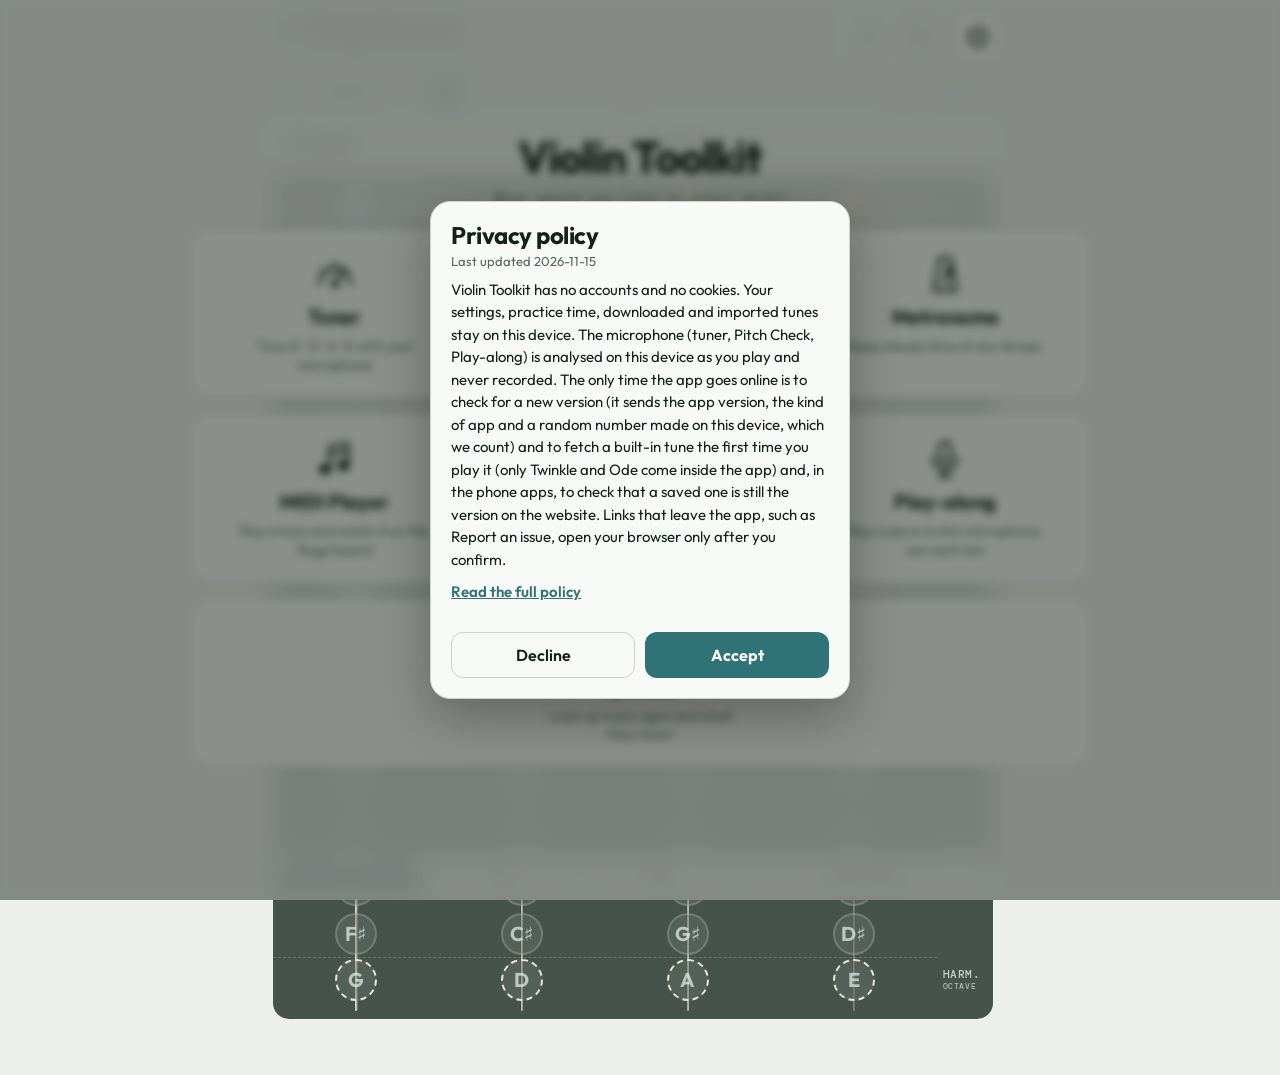
<file: src/redirect/violin-fingerboard.html>
<!doctype html>
<html lang="en">
<head>
<meta charset="utf-8">
<meta name="viewport" content="width=device-width, initial-scale=1">
<title>Violin Toolkit</title>
<meta name="robots" content="noindex">
<meta http-equiv="refresh" content="0; url=https://trix69.github.io/violin-toolkit/">
<link rel="canonical" href="https://trix69.github.io/violin-toolkit/">
<script>
  /* keep any #hash (e.g. #tuner, #zh) when redirecting */
  location.replace('https://trix69.github.io/violin-toolkit/' + (location.hash || ''));
</script>
<style>
  body { margin: 0; min-height: 100vh; display: grid; place-items: center; font: 16px/1.5 system-ui, sans-serif; color: #16201b; background: #f6f8f6; text-align: center; padding: 16px; }
  a { color: #2f7679; }
</style>
</head>
<body>
  <p>Taking you to <a href="https://trix69.github.io/violin-toolkit/">Violin Toolkit</a>…</p>
</body>
</html>
</file>
